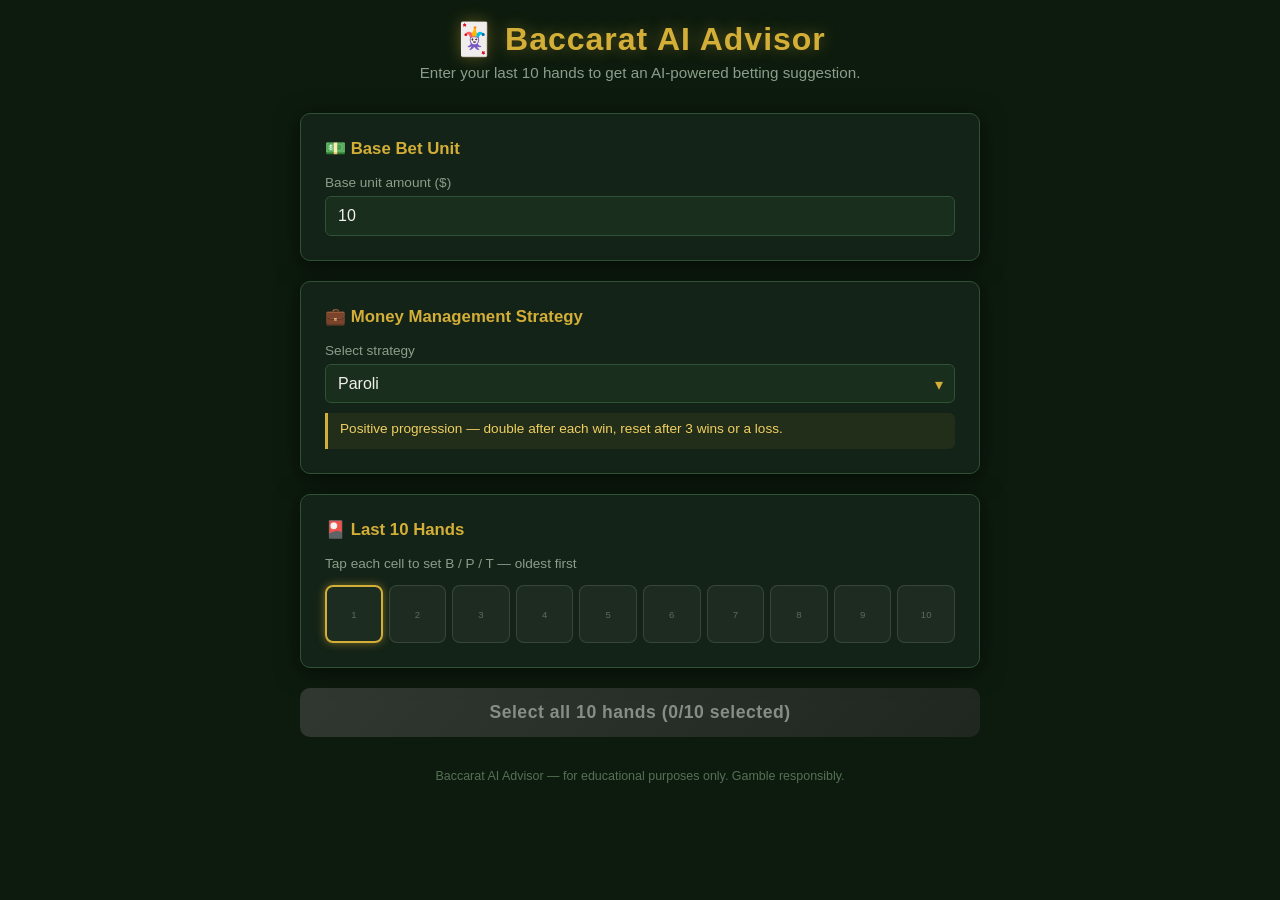
<file: index.html>
<!DOCTYPE html>
<html lang="en">
  <head>
    <meta charset="UTF-8" />
    <meta name="viewport" content="width=device-width, initial-scale=1.0" />
    <title>🃏 Baccarat AI Advisor</title>
    <link rel="stylesheet" href="style.css" />

    <!-- PWA Manifest -->
    <link rel="manifest" href="manifest.json">

    <!-- iOS PWA meta tags -->
    <meta name="apple-mobile-web-app-capable" content="yes">
    <meta name="apple-mobile-web-app-status-bar-style" content="black-translucent">
    <meta name="apple-mobile-web-app-title" content="Bac AI">
    <meta name="theme-color" content="#0a1628">

    <!-- iOS home screen icons -->
    <link rel="apple-touch-icon" href="icons/icon-192.png">
    <link rel="apple-touch-icon" sizes="192x192" href="icons/icon-192.png">
    <link rel="apple-touch-icon" sizes="512x512" href="icons/icon-512.png">
  </head>
  <body>
    <div class="container">
      <!-- Header -->
      <header>
        <h1>🃏 Baccarat AI Advisor</h1>
        <p>Enter your last 10 hands to get an AI-powered betting suggestion.</p>
      </header>

      <!-- ================================================================
           PHASE 1 — Setup (hidden once live play starts)
           ================================================================ -->
      <section id="setup-phase">

        <!-- Base Unit -->
        <div class="card">
          <h2>💵 Base Bet Unit</h2>
          <label for="baseUnit">Base unit amount ($)</label>
          <input
            type="number"
            id="baseUnit"
            min="1"
            step="1"
            value="10"
            placeholder="e.g. 10"
          />
        </div>

        <!-- Strategy Selector -->
        <div class="card">
          <h2>💼 Money Management Strategy</h2>
          <label for="strategySelect">Select strategy</label>
          <div class="select-wrapper">
            <select id="strategySelect">
              <option value="paroli">Paroli</option>
              <option value="martingale">Martingale</option>
              <option value="fibonacci">Fibonacci</option>
              <option value="1-3-2-6">1-3-2-6</option>
              <option value="dalembert">D'Alembert</option>
            </select>
          </div>
          <div class="strategy-description" id="strategyDescription"></div>
        </div>

        <!-- Hand Inputs — Tap to select -->
        <div class="card">
          <h2>🎴 Last 10 Hands</h2>
          <p class="hand-hint">Tap each cell to set B / P / T — oldest first</p>
          <div id="handStrip">
            <!-- Generated by app.js on DOMContentLoaded -->
          </div>
        </div>

        <!-- Start Live Play Button -->
        <button class="btn-analyze" id="analyzeBtn">🎮 Analyze &amp; Start Live Play</button>

      </section><!-- #setup-phase -->

      <!-- ================================================================
           PHASE 2 — Live Play Mode (shown after setup)
           ================================================================ -->
      <section id="live-play" style="display:none;">

        <!-- Header bar -->
        <div class="live-play-header">
          <span>🎮</span>
          <h2 id="liveHandTitle">Live Play Mode — Hand #11</h2>
        </div>

        <!-- AI Prediction Card -->
        <div class="prediction-card card" id="predictionCard">
          <!-- Filled dynamically by app.js -->
        </div>

        <!-- Result Entry — "What happened?" -->
        <div class="card result-entry">
          <h3>What happened?</h3>
          <div class="result-btns">
            <button class="result-btn banker-btn" id="btnBanker">🏦 Banker</button>
            <button class="result-btn player-btn" id="btnPlayer">👤 Player</button>
            <button class="result-btn tie-btn"    id="btnTie">🤝 Tie</button>
          </div>
        </div>

        <!-- Consecutive Loss Warning (shown when consecutiveLosses >= 4) -->
        <div class="loss-warning" id="lossWarning" style="display:none;"></div>

        <!-- STOP Banner (shown when shoeActive = false) -->
        <div class="stop-banner" id="stopBanner" style="display:none;">
          <div class="stop-banner-inner">
            <h2>🛑 STOP PLAY</h2>
            <p>7 consecutive losses reached. The shoe has turned against you.</p>
            <div class="stop-actions">
              <button class="btn-new-shoe" id="btnNewShoe2">🔄 Start New Shoe</button>
              <button class="btn-full-reset" id="btnFullReset2">🗑️ Full Reset</button>
            </div>
          </div>
        </div>

        <!-- Live Scoreboard -->
        <div class="card">
          <h2>📋 Live Scoreboard</h2>
          <div class="scoreboard-wrap">
            <table class="scoreboard">
              <thead>
                <tr>
                  <th>Hand</th>
                  <th>Predicted</th>
                  <th>Actual</th>
                  <th>Result</th>
                  <th>Bet</th>
                </tr>
              </thead>
              <tbody id="scoreboardBody"></tbody>
            </table>
          </div>
        </div>

        <!-- Stats Bar -->
        <div class="stats-bar" id="statsBar">
          <span class="stat-badge">Hands: <strong id="statHands">0</strong></span>
          <span class="stat-badge wins">Wins: <strong id="statWins">0</strong></span>
          <span class="stat-badge losses">Losses: <strong id="statLosses">0</strong></span>
          <span class="stat-badge pushes">Pushes: <strong id="statPushes">0</strong></span>
          <span class="stat-badge accuracy">Accuracy: <strong id="statAccuracy">0%</strong></span>
          <span class="stat-badge consec">Consecutive Losses: <strong id="statConsec">0/7</strong></span>
        </div>

        <!-- Bottom Controls -->
        <div class="live-play-controls">
          <button class="btn-new-shoe" id="btnNewShoe">🔄 New Shoe</button>
          <button class="btn-full-reset" id="btnFullReset">🗑️ Full Reset</button>
        </div>

      </section><!-- #live-play -->

    </div>

    <!-- Footer -->
    <footer>
      <p>Baccarat AI Advisor — for educational purposes only. Gamble responsibly.</p>
    </footer>

    <!-- ES module entry point -->
    <script type="module" src="app.js"></script>

    <script>
      if ('serviceWorker' in navigator) {
        window.addEventListener('load', () => {
          navigator.serviceWorker.register('./service_worker.js')
            .then(reg => console.log('SW registered:', reg.scope))
            .catch(err => console.error('SW registration failed:', err));
        });
      }
    </script>
  </body>
</html>
</file>
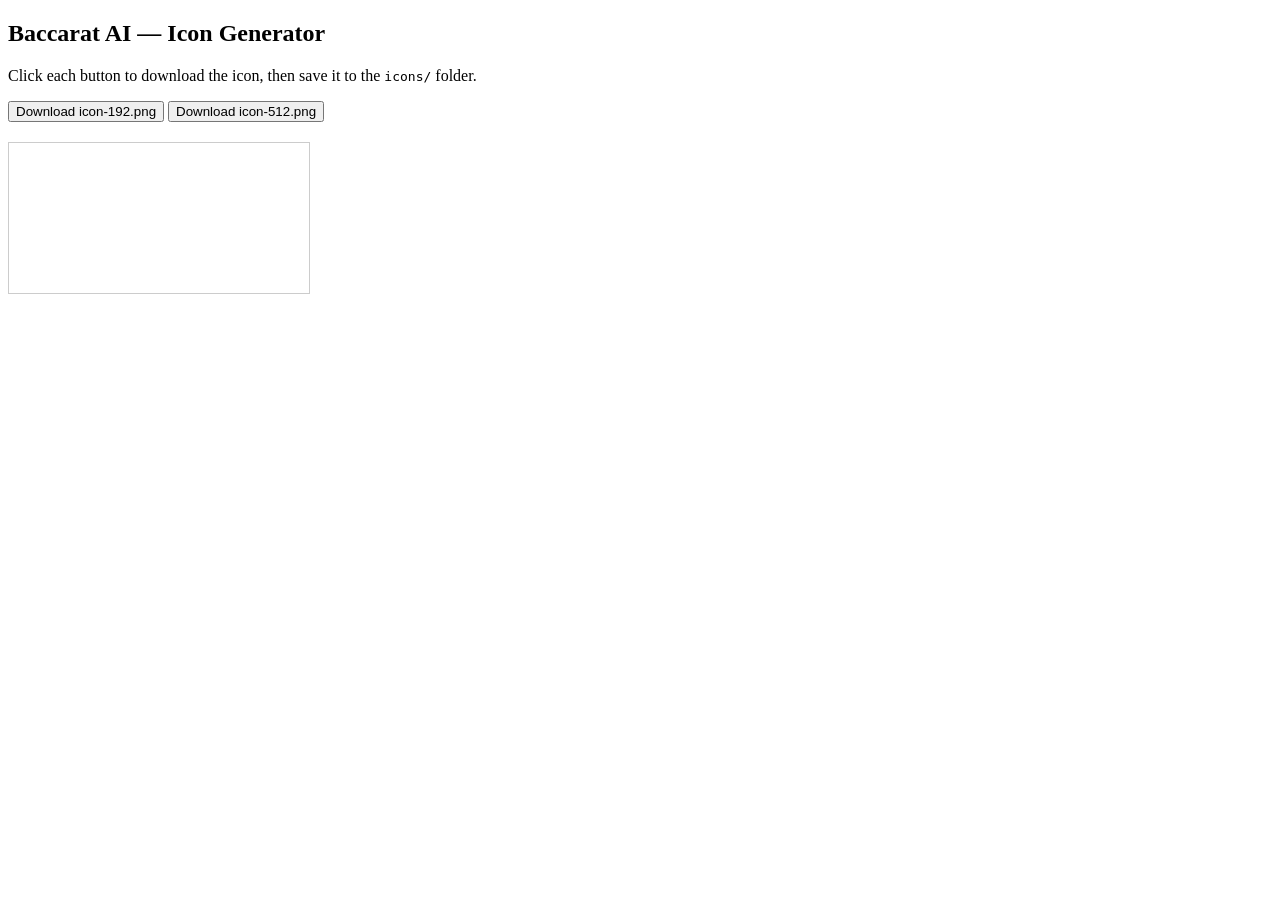
<file: icons/generate_icons.html>
<!DOCTYPE html>
<html>
<head><title>Generate Icons</title></head>
<body>
<h2>Baccarat AI — Icon Generator</h2>
<p>Click each button to download the icon, then save it to the <code>icons/</code> folder.</p>

<button onclick="generateIcon(192)">Download icon-192.png</button>
<button onclick="generateIcon(512)">Download icon-512.png</button>

<canvas id="c" style="display:block;margin-top:20px;border:1px solid #ccc;"></canvas>

<script>
function generateIcon(size) {
  const canvas = document.getElementById('c');
  canvas.width = size;
  canvas.height = size;
  const ctx = canvas.getContext('2d');

  // Background
  ctx.fillStyle = '#0a1628';
  ctx.fillRect(0, 0, size, size);

  // Rounded rect border
  const r = size * 0.12;
  ctx.strokeStyle = '#c9a84c';
  ctx.lineWidth = size * 0.04;
  ctx.beginPath();
  ctx.roundRect(size*0.08, size*0.08, size*0.84, size*0.84, r);
  ctx.stroke();

  // Card emoji
  ctx.font = `${size * 0.45}px serif`;
  ctx.textAlign = 'center';
  ctx.textBaseline = 'middle';
  ctx.fillText('🃏', size / 2, size / 2);

  // Download
  const link = document.createElement('a');
  link.download = `icon-${size}.png`;
  link.href = canvas.toDataURL('image/png');
  link.click();
}
</script>
</body>
</html>
</file>
<file: style.css>
/* ==========================================================================
   Baccarat AI Advisor — style.css
   Dark casino-themed design with gold accents
   ========================================================================== */

/* --------------------------------------------------------------------------
   CSS Variables
   -------------------------------------------------------------------------- */
:root {
  --bg-dark: #0d1b0e;
  --bg-card: #142318;
  --bg-input: #1a2e1e;
  --border-color: #2e5236;
  --gold: #d4af37;
  --gold-light: #f0d060;
  --green-bright: #4caf50;
  --green-mid: #2e7d32;
  --red-accent: #c62828;
  --text-primary: #f0f0e8;
  --text-muted: #8a9e8a;
  --text-dim: #567056;
  --radius: 10px;
  --shadow: 0 4px 24px rgba(0, 0, 0, 0.6);
}

/* --------------------------------------------------------------------------
   Reset & Base
   -------------------------------------------------------------------------- */
*,
*::before,
*::after {
  box-sizing: border-box;
  margin: 0;
  padding: 0;
}

body {
  font-family: "Segoe UI", Tahoma, Geneva, Verdana, sans-serif;
  background-color: var(--bg-dark);
  color: var(--text-primary);
  min-height: 100vh;
  padding: 20px 16px 60px;
}

/* --------------------------------------------------------------------------
   Layout
   -------------------------------------------------------------------------- */
.container {
  max-width: 680px;
  margin: 0 auto;
}

/* --------------------------------------------------------------------------
   Header
   -------------------------------------------------------------------------- */
header {
  text-align: center;
  margin-bottom: 32px;
}

header h1 {
  font-size: 2rem;
  color: var(--gold);
  letter-spacing: 1px;
  text-shadow: 0 0 16px rgba(212, 175, 55, 0.4);
  margin-bottom: 6px;
}

header p {
  color: var(--text-muted);
  font-size: 0.95rem;
}

/* --------------------------------------------------------------------------
   Cards / Sections
   -------------------------------------------------------------------------- */
.card {
  background: var(--bg-card);
  border: 1px solid var(--border-color);
  border-radius: var(--radius);
  padding: 24px;
  margin-bottom: 20px;
  box-shadow: var(--shadow);
}

.card h2 {
  color: var(--gold);
  font-size: 1.05rem;
  margin-bottom: 16px;
  display: flex;
  align-items: center;
  gap: 8px;
}

/* --------------------------------------------------------------------------
   Form Elements
   -------------------------------------------------------------------------- */
label {
  display: block;
  color: var(--text-muted);
  font-size: 0.85rem;
  margin-bottom: 6px;
}

input[type="number"],
select {
  width: 100%;
  background: var(--bg-input);
  border: 1px solid var(--border-color);
  border-radius: 6px;
  color: var(--text-primary);
  padding: 10px 12px;
  font-size: 1rem;
  outline: none;
  transition: border-color 0.2s;
  appearance: none;
  -webkit-appearance: none;
}

input[type="number"]:focus,
select:focus {
  border-color: var(--gold);
}

/* Custom select arrow */
.select-wrapper {
  position: relative;
}

.select-wrapper::after {
  content: "▾";
  position: absolute;
  right: 12px;
  top: 50%;
  transform: translateY(-50%);
  color: var(--gold);
  pointer-events: none;
  font-size: 1rem;
}

/* --------------------------------------------------------------------------
   Strategy Selector
   -------------------------------------------------------------------------- */
.strategy-description {
  margin-top: 10px;
  font-size: 0.85rem;
  color: var(--gold-light);
  background: rgba(212, 175, 55, 0.07);
  border-left: 3px solid var(--gold);
  padding: 8px 12px;
  border-radius: 0 6px 6px 0;
  min-height: 36px;
  transition: all 0.2s;
}

/* --------------------------------------------------------------------------
   Hand Grid
   -------------------------------------------------------------------------- */
.hand-grid {
  display: grid;
  grid-template-columns: repeat(5, 1fr);
  gap: 10px;
}

@media (max-width: 480px) {
  .hand-grid {
    grid-template-columns: repeat(2, 1fr);
  }
}

.hand-item label {
  text-align: center;
  font-size: 0.8rem;
}

/* ── Big Road Grid (tap-to-cycle hand input) ── */

.hand-hint {
  color: var(--text-muted);
  font-size: 0.85rem;
  margin-bottom: 14px;
}

.big-road-grid {
  display: grid;
  grid-template-columns: repeat(10, 1fr);
  gap: 6px;
}

@media (max-width: 480px) {
  .big-road-grid {
    grid-template-columns: repeat(5, 1fr);
  }
}

.road-cell {
  position: relative;
  aspect-ratio: 1;
  min-height: 44px;
  display: flex;
  flex-direction: column;
  align-items: center;
  justify-content: center;
  border-radius: 8px;
  border: 1px solid rgba(255,255,255,0.12);
  background: rgba(255,255,255,0.04);
  cursor: pointer;
  transition: border-color 0.15s, background 0.15s, box-shadow 0.15s;
  overflow: hidden;
  user-select: none;
}

.road-cell:hover {
  background: rgba(255,255,255,0.08);
}

/* Current (next to fill) — gold glow */
.road-cell.current {
  border: 2px solid var(--gold);
  box-shadow: 0 0 8px rgba(212,175,55,0.5);
}

/* Filled states */
.road-cell.banker {
  background: #c62828;
  border-color: #c62828;
}

.road-cell.player {
  background: #1565c0;
  border-color: #1565c0;
}

.road-cell.tie {
  background: #2e7d32;
  border-color: #2e7d32;
}

.cell-value {
  font-size: 1.2rem;
  font-weight: 700;
  color: #fff;
  line-height: 1;
}

.cell-num {
  font-size: 0.6rem;
  color: rgba(255,255,255,0.55);
  margin-top: 2px;
  line-height: 1;
}

/* When empty, mute the number */
.road-cell:not(.banker):not(.player):not(.tie) .cell-num {
  color: var(--text-dim, rgba(255,255,255,0.3));
}

/* --------------------------------------------------------------------------
   Analyze Button
   -------------------------------------------------------------------------- */
.btn-analyze {
  display: block;
  width: 100%;
  padding: 14px;
  background: linear-gradient(135deg, var(--green-mid), var(--green-bright));
  color: #fff;
  font-size: 1.1rem;
  font-weight: 700;
  border: none;
  border-radius: var(--radius);
  cursor: pointer;
  letter-spacing: 0.5px;
  box-shadow: 0 4px 16px rgba(76, 175, 80, 0.35);
  transition: transform 0.15s, box-shadow 0.15s;
}

.btn-analyze:hover {
  transform: translateY(-2px);
  box-shadow: 0 6px 20px rgba(76, 175, 80, 0.5);
}

.btn-analyze:active {
  transform: translateY(0);
}

/* Disabled state — shown while hands are being selected */
.btn-analyze:disabled {
  opacity: 0.5;
  cursor: not-allowed;
  background: linear-gradient(135deg, #555, #333);
  transform: none;
  box-shadow: none;
}

/* --------------------------------------------------------------------------
   Results Panel
   -------------------------------------------------------------------------- */
#resultsPanel {
  display: none;
}

.result-card {
  background: var(--bg-card);
  border: 1px solid var(--gold);
  border-radius: var(--radius);
  padding: 24px;
  box-shadow: 0 0 32px rgba(212, 175, 55, 0.15);
}

.result-header {
  display: flex;
  align-items: center;
  gap: 10px;
  margin-bottom: 20px;
}

.result-header .result-icon {
  font-size: 2rem;
}

.result-header h2 {
  color: var(--gold);
  font-size: 1.3rem;
}

.result-section {
  margin-bottom: 20px;
  padding-bottom: 20px;
  border-bottom: 1px solid var(--border-color);
}

.result-section:last-of-type {
  border-bottom: none;
  margin-bottom: 0;
}

.result-section h3 {
  color: var(--text-muted);
  font-size: 0.9rem;
  text-transform: uppercase;
  letter-spacing: 1px;
  margin-bottom: 12px;
}

/* Stat rows */
.stat-row {
  display: flex;
  justify-content: space-between;
  align-items: center;
  padding: 6px 0;
  border-bottom: 1px solid rgba(46, 82, 54, 0.4);
  gap: 8px;
}

.stat-row:last-child {
  border-bottom: none;
}

.stat-label {
  color: var(--text-muted);
  font-size: 0.88rem;
}

.stat-value {
  font-size: 0.95rem;
  font-weight: 600;
  text-align: right;
}

.stat-value.highlight {
  color: var(--gold);
  font-size: 1.15rem;
}

.reasoning {
  margin-top: 10px;
  font-size: 0.88rem;
  color: var(--text-muted);
  line-height: 1.5;
  background: rgba(0, 0, 0, 0.2);
  padding: 10px 12px;
  border-radius: 6px;
}

.next-stage {
  margin-top: 10px;
  font-size: 0.88rem;
  color: var(--gold-light);
  background: rgba(212, 175, 55, 0.07);
  padding: 10px 12px;
  border-radius: 6px;
  border-left: 3px solid var(--gold);
}

/* Hand history badges */
.hand-summary {
  display: flex;
  gap: 12px;
  flex-wrap: wrap;
}

.hand-badge {
  padding: 6px 16px;
  border-radius: 20px;
  font-size: 0.9rem;
  font-weight: 700;
  letter-spacing: 0.5px;
}

.hand-badge.banker {
  background: var(--green-mid);
  color: #fff;
}

.hand-badge.player {
  background: var(--red-accent);
  color: #fff;
}

.hand-badge.tie {
  background: #4a4a20;
  color: var(--gold-light);
}

/* Disclaimer */
.disclaimer {
  margin-top: 16px;
  text-align: center;
  font-size: 0.78rem;
  color: var(--text-dim);
  line-height: 1.5;
}

/* --------------------------------------------------------------------------
   Footer
   -------------------------------------------------------------------------- */
footer {
  text-align: center;
  margin-top: 32px;
  color: var(--text-dim);
  font-size: 0.78rem;
}

/* ==========================================================================
   LIVE PLAY MODE — Phase 2 styles
   ========================================================================== */

/* #live-play section inherits the dark casino theme from .container */
#live-play {
  padding-top: 4px;
}

/* --------------------------------------------------------------------------
   Live Play Header Bar
   -------------------------------------------------------------------------- */
.live-play-header {
  display: flex;
  align-items: center;
  gap: 10px;
  margin-bottom: 20px;
}

.live-play-header span {
  font-size: 1.6rem;
}

.live-play-header h2 {
  color: var(--gold);
  font-size: 1.15rem;
  letter-spacing: 0.5px;
}

/* --------------------------------------------------------------------------
   Prediction Card
   -------------------------------------------------------------------------- */
.prediction-card {
  border-color: var(--gold) !important;
  box-shadow: 0 0 24px rgba(212, 175, 55, 0.2) !important;
}

.pred-header {
  display: flex;
  align-items: center;
  gap: 8px;
  margin-bottom: 14px;
}

.pred-icon {
  font-size: 1.5rem;
}

.pred-header h3 {
  color: var(--gold);
  font-size: 1rem;
  text-transform: uppercase;
  letter-spacing: 1px;
}

.pred-row {
  display: flex;
  justify-content: space-between;
  align-items: baseline;
  padding: 5px 0;
  border-bottom: 1px solid rgba(46, 82, 54, 0.4);
  gap: 8px;
}

.pred-row:last-of-type {
  border-bottom: none;
}

.pred-label {
  color: var(--text-muted);
  font-size: 0.87rem;
  flex-shrink: 0;
}

.pred-value {
  font-size: 0.95rem;
  font-weight: 600;
  text-align: right;
}

.pred-value.highlight {
  color: var(--gold);
  font-size: 1.1rem;
}

.pred-value .strat-tag {
  font-size: 0.78rem;
  font-weight: 400;
  color: var(--text-muted);
  font-style: normal;
}

.bet-banker {
  color: var(--green-bright);
  font-size: 1.05rem;
  font-weight: 700;
}

/* Dynamic bet label variants (replaces the hardcoded .bet-banker in the prediction card) */
.pred-bet-value {
  font-size: 1.05rem;
  font-weight: 700;
}

.pred-bet-value.banker {
  color: #c9a84c;   /* gold for Banker */
}

.pred-bet-value.player {
  color: #e74c3c;   /* red for Player */
}

.pred-pattern {
  color: var(--gold-light);
  font-size: 0.88rem;
  text-align: right;
}

/* Confidence progress bar */
.confidence-bar {
  height: 6px;
  background: rgba(255, 255, 255, 0.1);
  border-radius: 3px;
  margin: 4px 0 8px;
  overflow: hidden;
}

.confidence-fill {
  height: 100%;
  border-radius: 3px;
  transition: width 0.4s ease;
}

.pred-reasoning {
  margin-top: 10px;
  font-size: 0.85rem;
  color: var(--text-muted);
  line-height: 1.5;
  background: rgba(0, 0, 0, 0.2);
  padding: 10px 12px;
  border-radius: 6px;
}

.skip-bet-advisory {
  margin-top: 10px;
  font-size: 0.85rem;
  font-weight: 600;
  color: #ff9800;
  background: rgba(255, 152, 0, 0.1);
  border-left: 3px solid #ff9800;
  padding: 8px 12px;
  border-radius: 0 6px 6px 0;
}

/* --------------------------------------------------------------------------
   Result Entry Buttons
   -------------------------------------------------------------------------- */
.result-entry h3 {
  color: var(--text-muted);
  font-size: 0.88rem;
  text-transform: uppercase;
  letter-spacing: 1px;
  margin-bottom: 14px;
}

.result-btns {
  display: flex;
  gap: 12px;
}

.result-btn {
  flex: 1;
  min-height: 80px;
  font-size: 1rem;
  font-weight: 700;
  border: 2px solid transparent;
  border-radius: var(--radius);
  cursor: pointer;
  transition: transform 0.15s, box-shadow 0.15s, opacity 0.15s;
  letter-spacing: 0.3px;
}

.result-btn:hover:not(:disabled) {
  transform: translateY(-2px);
  box-shadow: 0 6px 20px rgba(0, 0, 0, 0.4);
}

.result-btn:active:not(:disabled) {
  transform: translateY(0);
}

.result-btn:disabled {
  opacity: 0.35;
  cursor: not-allowed;
}

.banker-btn {
  background: linear-gradient(135deg, var(--green-mid), var(--green-bright));
  color: #fff;
  border-color: var(--green-bright);
}

.player-btn {
  background: linear-gradient(135deg, #8b0000, var(--red-accent));
  color: #fff;
  border-color: var(--red-accent);
}

.tie-btn {
  background: linear-gradient(135deg, #3a3a18, #5a5a28);
  color: var(--gold-light);
  border-color: #6a6a30;
}

@media (max-width: 480px) {
  .result-btns {
    flex-direction: column;
  }
  .result-btn {
    min-height: 60px;
  }
}

/* --------------------------------------------------------------------------
   Loss Warning Bar
   -------------------------------------------------------------------------- */
.loss-warning {
  padding: 12px 16px;
  border-radius: var(--radius);
  font-weight: 600;
  font-size: 0.92rem;
  margin-bottom: 16px;
  border-left: 4px solid;
}

.loss-yellow {
  background: rgba(255, 214, 0, 0.12);
  border-color: #ffd600;
  color: #ffd600;
}

.loss-orange {
  background: rgba(255, 111, 0, 0.12);
  border-color: #ff6f00;
  color: #ff9800;
}

.loss-red {
  background: rgba(198, 40, 40, 0.18);
  border-color: var(--red-accent);
  color: #ef5350;
}

/* --------------------------------------------------------------------------
   STOP Banner
   -------------------------------------------------------------------------- */
.stop-banner {
  background: rgba(180, 0, 0, 0.22);
  border: 2px solid var(--red-accent);
  border-radius: var(--radius);
  margin-bottom: 20px;
  animation: pulse-border 1.2s ease-in-out infinite;
  overflow: hidden;
}

@keyframes pulse-border {
  0%,
  100% {
    border-color: var(--red-accent);
    box-shadow: 0 0 8px rgba(198, 40, 40, 0.4);
  }
  50% {
    border-color: #ff5252;
    box-shadow: 0 0 20px rgba(255, 82, 82, 0.7);
  }
}

.stop-banner-inner {
  padding: 24px;
  text-align: center;
}

.stop-banner-inner h2 {
  color: #ff5252;
  font-size: 1.4rem;
  margin-bottom: 8px;
}

.stop-banner-inner p {
  color: var(--text-muted);
  font-size: 0.92rem;
  margin-bottom: 18px;
}

.stop-actions {
  display: flex;
  gap: 12px;
  justify-content: center;
  flex-wrap: wrap;
}

/* --------------------------------------------------------------------------
   Live Play Control Buttons (New Shoe / Full Reset)
   -------------------------------------------------------------------------- */
.btn-new-shoe,
.btn-full-reset {
  padding: 11px 22px;
  font-size: 0.95rem;
  font-weight: 700;
  border: none;
  border-radius: var(--radius);
  cursor: pointer;
  transition: transform 0.15s, box-shadow 0.15s;
  letter-spacing: 0.3px;
}

.btn-new-shoe {
  background: linear-gradient(135deg, var(--green-mid), var(--green-bright));
  color: #fff;
  box-shadow: 0 3px 12px rgba(76, 175, 80, 0.3);
}

.btn-full-reset {
  background: linear-gradient(135deg, #3a1010, #6a1a1a);
  color: #ffb3b3;
  border: 1px solid var(--red-accent);
}

.btn-new-shoe:hover,
.btn-full-reset:hover {
  transform: translateY(-2px);
  box-shadow: 0 5px 16px rgba(0, 0, 0, 0.4);
}

.btn-new-shoe:active,
.btn-full-reset:active {
  transform: translateY(0);
}

.live-play-controls {
  display: flex;
  gap: 12px;
  margin-top: 20px;
  flex-wrap: wrap;
}

/* --------------------------------------------------------------------------
   Scoreboard Table
   -------------------------------------------------------------------------- */
.scoreboard-wrap {
  overflow-x: auto;
  -webkit-overflow-scrolling: touch;
}

.scoreboard {
  width: 100%;
  border-collapse: collapse;
  font-size: 0.88rem;
}

.scoreboard th {
  color: var(--gold);
  text-align: center;
  padding: 8px 10px;
  border-bottom: 2px solid var(--border-color);
  font-size: 0.8rem;
  text-transform: uppercase;
  letter-spacing: 0.8px;
  white-space: nowrap;
}

.scoreboard td {
  text-align: center;
  padding: 7px 10px;
  border-bottom: 1px solid rgba(46, 82, 54, 0.3);
  color: var(--text-primary);
}

/* Alternating row colors */
.scoreboard tbody tr:nth-child(odd) {
  background: rgba(255, 255, 255, 0.02);
}

.scoreboard tbody tr:nth-child(even) {
  background: rgba(0, 0, 0, 0.15);
}

/* Result cell colors */
.result-win {
  color: var(--green-bright);
  font-weight: 700;
}

.result-loss {
  color: #ef5350;
  font-weight: 700;
}

.result-push {
  color: var(--text-muted);
}

/* --------------------------------------------------------------------------
   Stats Bar
   -------------------------------------------------------------------------- */
.stats-bar {
  display: flex;
  flex-wrap: wrap;
  gap: 8px;
  margin-top: 16px;
  margin-bottom: 4px;
}

.stat-badge {
  background: var(--bg-card);
  border: 1px solid var(--border-color);
  border-radius: 20px;
  padding: 5px 12px;
  font-size: 0.82rem;
  color: var(--text-muted);
  white-space: nowrap;
}

.stat-badge strong {
  color: var(--text-primary);
}

.stat-badge.wins strong    { color: var(--green-bright); }
.stat-badge.losses strong  { color: #ef5350; }
.stat-badge.accuracy strong { color: var(--gold); }
.stat-badge.consec strong  { color: #ff9800; }
</file>
